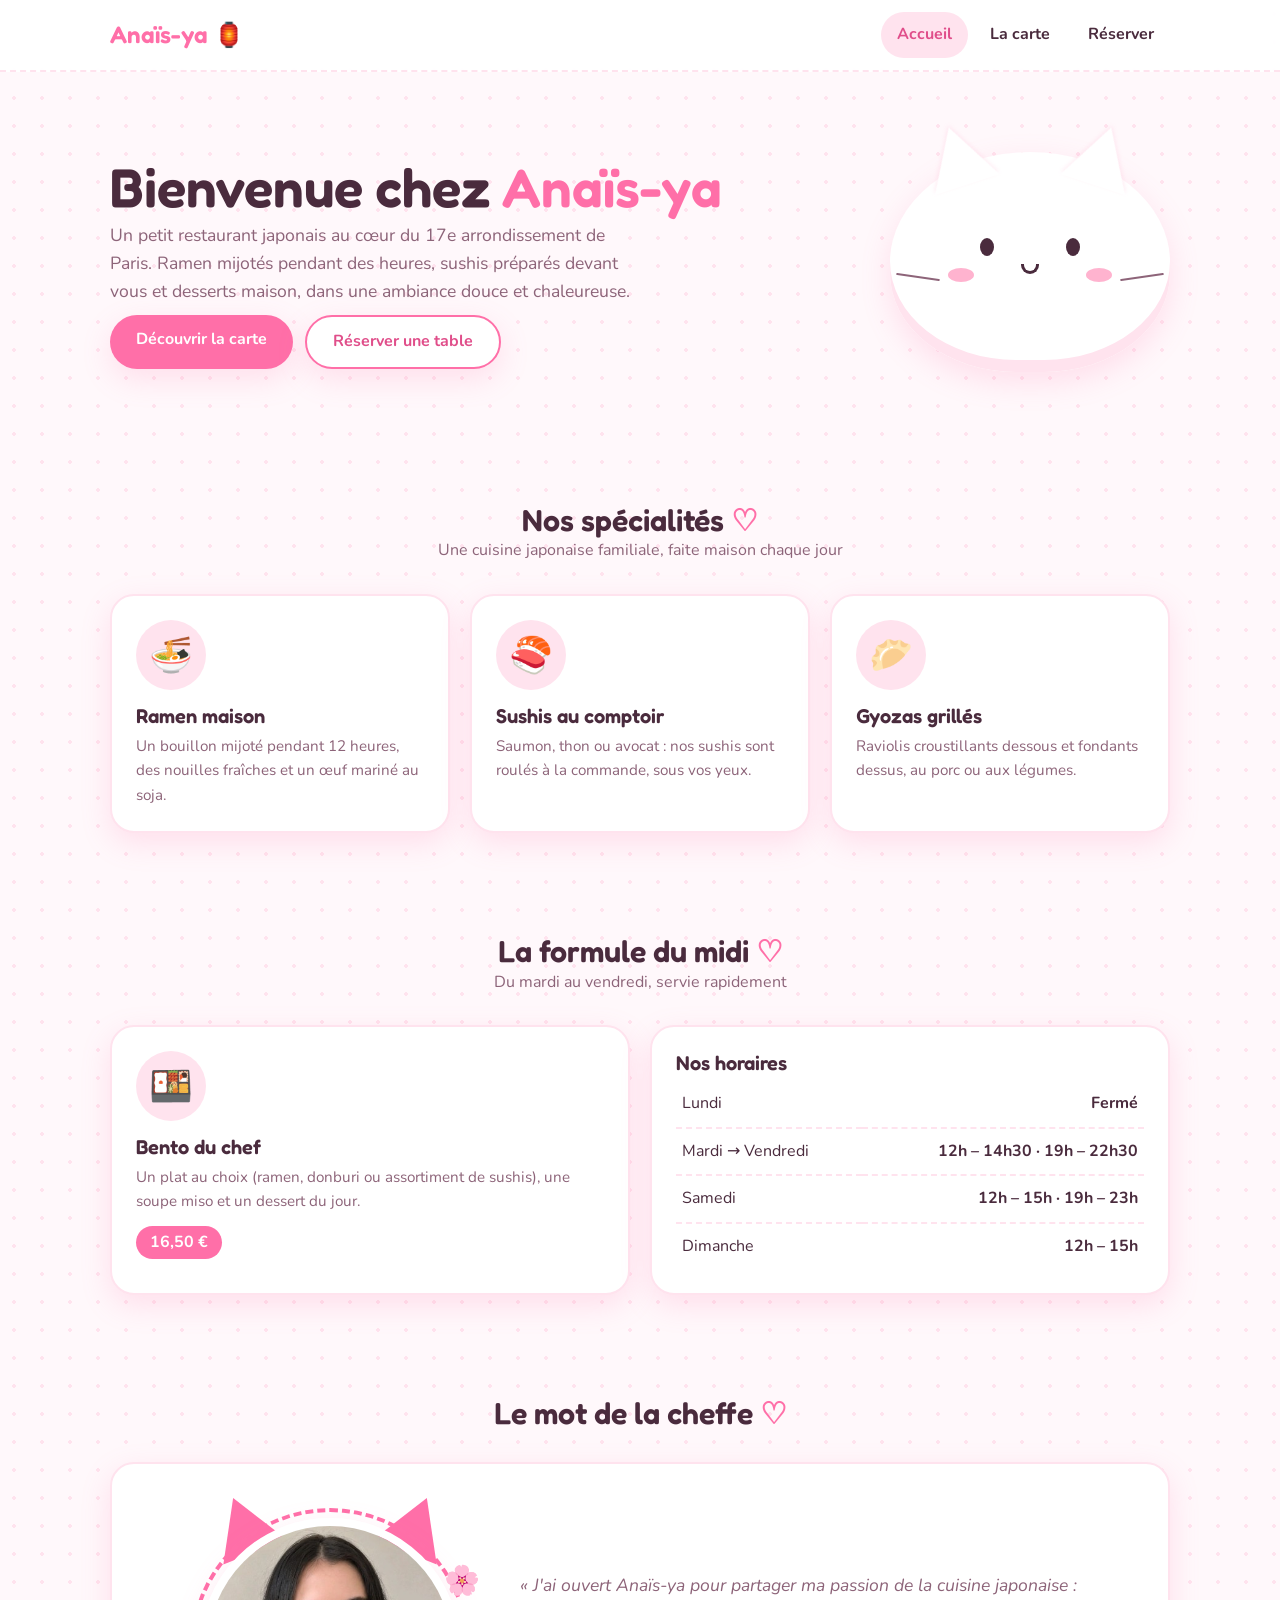
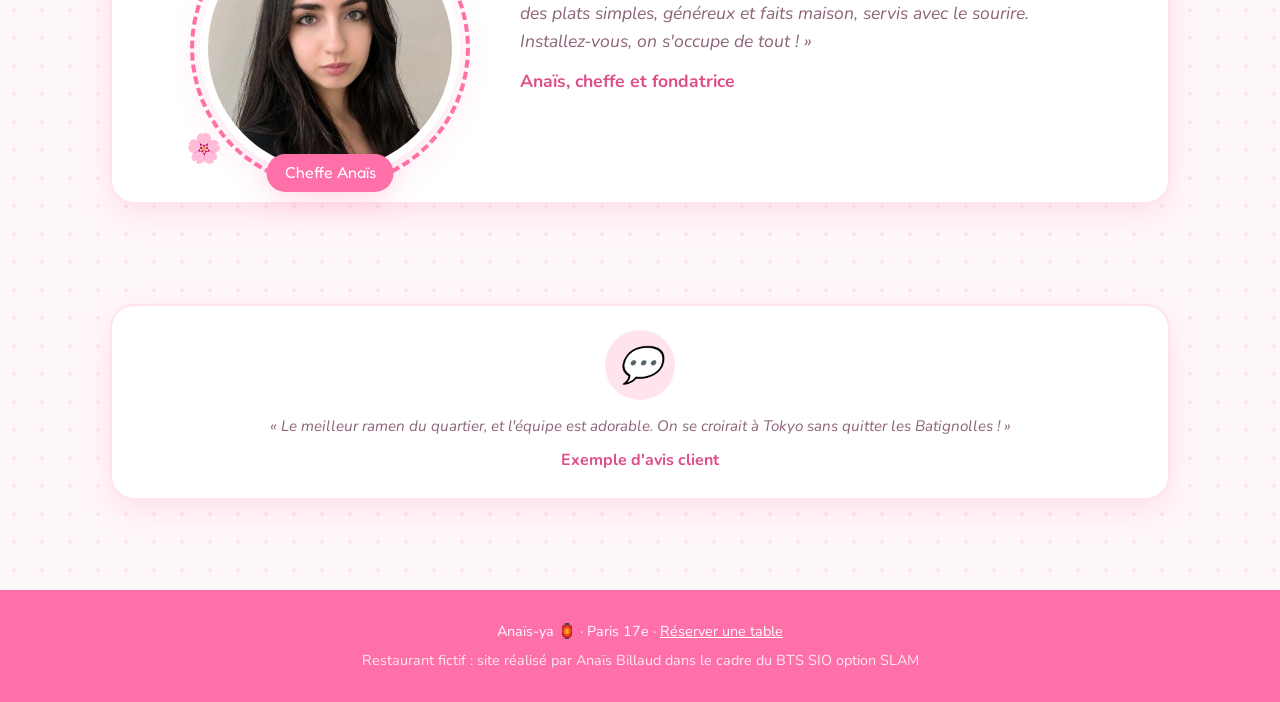
<file: index.html>
<!DOCTYPE html>
<html lang="fr">
<head>
  <meta charset="UTF-8">
  <meta name="viewport" content="width=device-width, initial-scale=1.0">
  <meta name="description" content="Anaïs-ya, restaurant japonais fictif dans le 17e arrondissement de Paris : ramen, sushis, gyozas et desserts maison.">
  <title>Anaïs-ya · Restaurant japonais · Paris 17e</title>
  <link rel="preconnect" href="https://fonts.googleapis.com">
  <link rel="preconnect" href="https://fonts.gstatic.com" crossorigin>
  <link href="https://fonts.googleapis.com/css2?family=Fredoka:wght@600&family=Nunito:wght@400;700&display=swap" rel="stylesheet">
  <link rel="stylesheet" href="css/style.css">
</head>
<body>

  <header class="entete">
    <div class="conteneur">
      <a href="index.html" class="logo">Anaïs-ya <span class="lanterne">🏮</span></a>
      <input type="checkbox" id="burger-toggle" aria-label="Ouvrir le menu">
      <label for="burger-toggle" class="burger" aria-hidden="true">☰</label>
      <ul class="navigation">
        <li><a href="index.html" class="actif">Accueil</a></li>
        <li><a href="carte.html">La carte</a></li>
        <li><a href="contact.html">Réserver</a></li>
      </ul>
    </div>
  </header>

  <main>
    <section class="bandeau">
      <div class="conteneur">
        <div>
          <h1>Bienvenue chez <span>Anaïs-ya</span></h1>
          <p>Un petit restaurant japonais au cœur du 17e arrondissement de Paris. Ramen mijotés pendant des heures, sushis préparés devant vous et desserts maison, dans une ambiance douce et chaleureuse.</p>
          <div class="boutons">
            <a href="carte.html" class="bouton">Découvrir la carte</a>
            <a href="contact.html" class="bouton secondaire">Réserver une table</a>
          </div>
        </div>
        <div class="mochi" aria-hidden="true">
          <span class="oeil gauche"></span><span class="oeil droit"></span>
          <span class="joue gauche"></span><span class="joue droite"></span>
          <span class="moustache gauche"></span><span class="moustache droite"></span>
          <span class="bouche"></span>
        </div>
      </div>
    </section>

    <section class="section">
      <div class="conteneur">
        <div class="section-titre">
          <h2>Nos spécialités</h2>
          <p>Une cuisine japonaise familiale, faite maison chaque jour</p>
        </div>
        <div class="grille">
          <article class="carte">
            <div class="emoji">🍜</div>
            <h3>Ramen maison</h3>
            <p>Un bouillon mijoté pendant 12 heures, des nouilles fraîches et un œuf mariné au soja.</p>
          </article>
          <article class="carte">
            <div class="emoji">🍣</div>
            <h3>Sushis au comptoir</h3>
            <p>Saumon, thon ou avocat : nos sushis sont roulés à la commande, sous vos yeux.</p>
          </article>
          <article class="carte">
            <div class="emoji">🥟</div>
            <h3>Gyozas grillés</h3>
            <p>Raviolis croustillants dessous et fondants dessus, au porc ou aux légumes.</p>
          </article>
        </div>
      </div>
    </section>

    <section class="section">
      <div class="conteneur">
        <div class="section-titre">
          <h2>La formule du midi</h2>
          <p>Du mardi au vendredi, servie rapidement</p>
        </div>
        <div class="grille deux">
          <article class="carte">
            <div class="emoji">🍱</div>
            <h3>Bento du chef</h3>
            <p>Un plat au choix (ramen, donburi ou assortiment de sushis), une soupe miso et un dessert du jour.</p>
            <span class="prix">16,50 €</span>
          </article>
          <article class="carte">
            <h3>Nos horaires</h3>
            <table class="horaires">
              <tr><td>Lundi</td><td>Fermé</td></tr>
              <tr><td>Mardi → Vendredi</td><td>12h – 14h30 · 19h – 22h30</td></tr>
              <tr><td>Samedi</td><td>12h – 15h · 19h – 23h</td></tr>
              <tr><td>Dimanche</td><td>12h – 15h</td></tr>
            </table>
          </article>
        </div>
      </div>
    </section>

    <section class="section">
      <div class="conteneur">
        <div class="section-titre">
          <h2>Le mot de la cheffe</h2>
        </div>
        <div class="carte cheffe">
          <div class="cadre-photo">
            <img src="images/anais.jpg" alt="Anaïs, la cheffe du restaurant">
            <span class="fleur f1" aria-hidden="true">🌸</span>
            <span class="fleur f2" aria-hidden="true">🌸</span>
            <span class="badge-cheffe">Cheffe Anaïs</span>
          </div>
          <blockquote>
            « J'ai ouvert Anaïs-ya pour partager ma passion de la cuisine japonaise : des plats simples, généreux et faits maison, servis avec le sourire. Installez-vous, on s'occupe de tout ! »
            <strong>Anaïs, cheffe et fondatrice</strong>
          </blockquote>
        </div>
      </div>
    </section>

    <section class="section">
      <div class="conteneur">
        <article class="carte avis">
          <div class="emoji" style="margin:0 auto 14px">💬</div>
          <p>« Le meilleur ramen du quartier, et l'équipe est adorable. On se croirait à Tokyo sans quitter les Batignolles ! »</p>
          <strong>Exemple d'avis client</strong>
        </article>
      </div>
    </section>
  </main>

  <footer class="pied">
    <div class="conteneur">
      <p>Anaïs-ya 🏮 · Paris 17e · <a href="contact.html">Réserver une table</a></p>
      <p class="mention">Restaurant fictif : site réalisé par Anaïs Billaud dans le cadre du BTS SIO option SLAM</p>
    </div>
  </footer>

</body>
</html>
</file>
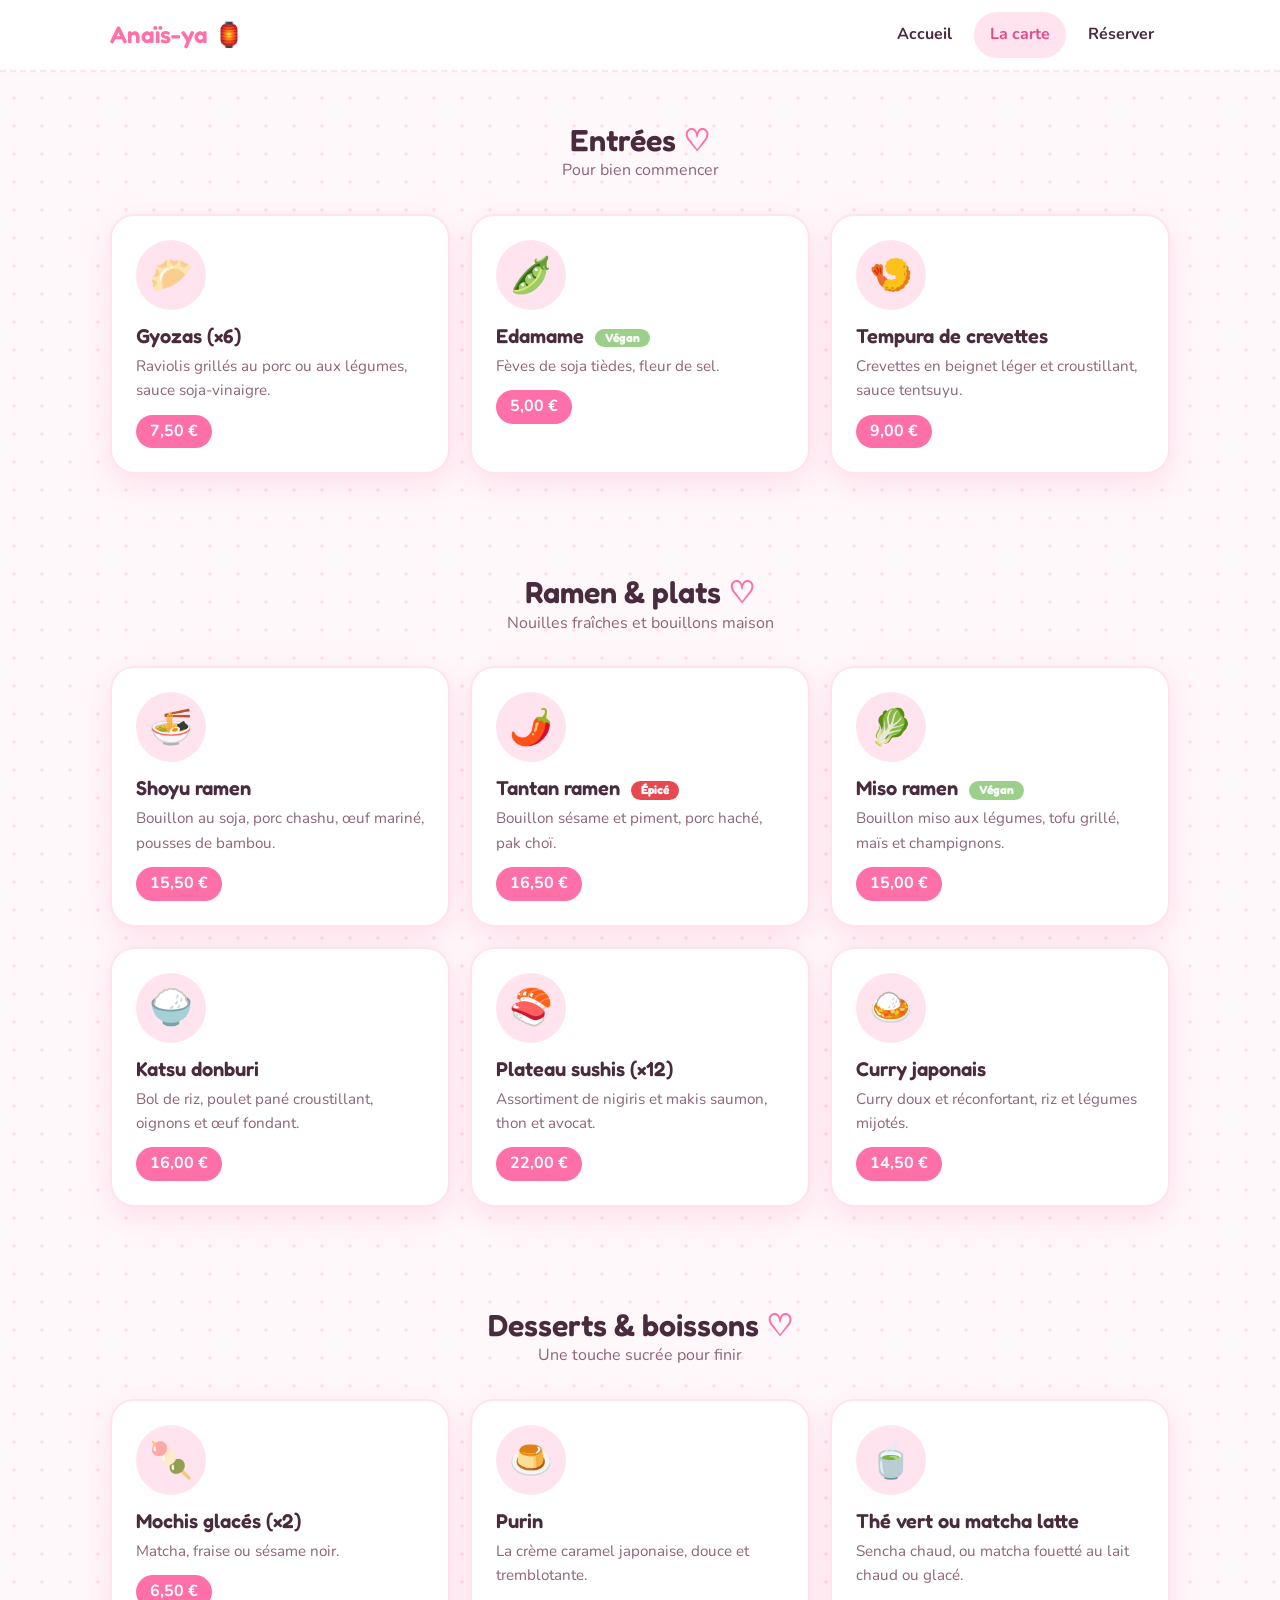
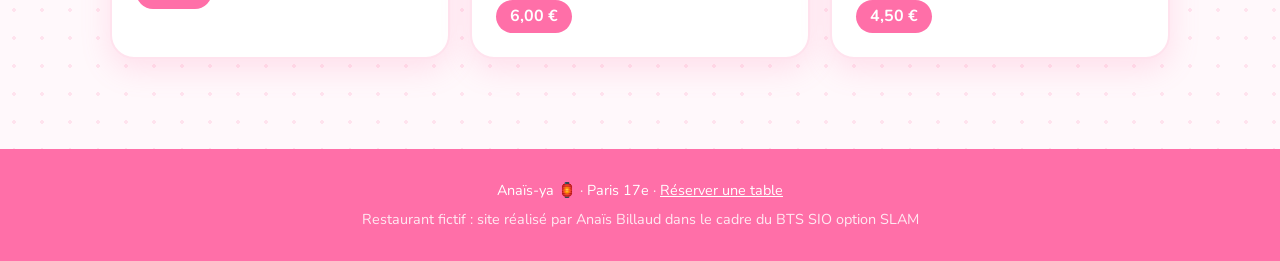
<file: carte.html>
<!DOCTYPE html>
<html lang="fr">
<head>
  <meta charset="UTF-8">
  <meta name="viewport" content="width=device-width, initial-scale=1.0">
  <meta name="description" content="La carte d'Anaïs-ya : ramen, sushis, entrées et desserts japonais.">
  <title>Anaïs-ya · La carte</title>
  <link rel="preconnect" href="https://fonts.googleapis.com">
  <link rel="preconnect" href="https://fonts.gstatic.com" crossorigin>
  <link href="https://fonts.googleapis.com/css2?family=Fredoka:wght@600&family=Nunito:wght@400;700&display=swap" rel="stylesheet">
  <link rel="stylesheet" href="css/style.css">
</head>
<body>

  <header class="entete">
    <div class="conteneur">
      <a href="index.html" class="logo">Anaïs-ya <span class="lanterne">🏮</span></a>
      <input type="checkbox" id="burger-toggle" aria-label="Ouvrir le menu">
      <label for="burger-toggle" class="burger" aria-hidden="true">☰</label>
      <ul class="navigation">
        <li><a href="index.html">Accueil</a></li>
        <li><a href="carte.html" class="actif">La carte</a></li>
        <li><a href="contact.html">Réserver</a></li>
      </ul>
    </div>
  </header>

  <main>
    <section class="section">
      <div class="conteneur">
        <div class="section-titre">
          <h2>Entrées</h2>
          <p>Pour bien commencer</p>
        </div>
        <div class="grille">
          <article class="carte">
            <div class="emoji">🥟</div>
            <h3>Gyozas (×6)</h3>
            <p>Raviolis grillés au porc ou aux légumes, sauce soja-vinaigre.</p>
            <span class="prix">7,50 €</span>
          </article>
          <article class="carte">
            <div class="emoji">🫛</div>
            <h3>Edamame <span class="etiquette">Végan</span></h3>
            <p>Fèves de soja tièdes, fleur de sel.</p>
            <span class="prix">5,00 €</span>
          </article>
          <article class="carte">
            <div class="emoji">🍤</div>
            <h3>Tempura de crevettes</h3>
            <p>Crevettes en beignet léger et croustillant, sauce tentsuyu.</p>
            <span class="prix">9,00 €</span>
          </article>
        </div>
      </div>
    </section>

    <section class="section">
      <div class="conteneur">
        <div class="section-titre">
          <h2>Ramen &amp; plats</h2>
          <p>Nouilles fraîches et bouillons maison</p>
        </div>
        <div class="grille">
          <article class="carte">
            <div class="emoji">🍜</div>
            <h3>Shoyu ramen</h3>
            <p>Bouillon au soja, porc chashu, œuf mariné, pousses de bambou.</p>
            <span class="prix">15,50 €</span>
          </article>
          <article class="carte">
            <div class="emoji">🌶️</div>
            <h3>Tantan ramen <span class="etiquette epice">Épicé</span></h3>
            <p>Bouillon sésame et piment, porc haché, pak choï.</p>
            <span class="prix">16,50 €</span>
          </article>
          <article class="carte">
            <div class="emoji">🥬</div>
            <h3>Miso ramen <span class="etiquette">Végan</span></h3>
            <p>Bouillon miso aux légumes, tofu grillé, maïs et champignons.</p>
            <span class="prix">15,00 €</span>
          </article>
          <article class="carte">
            <div class="emoji">🍚</div>
            <h3>Katsu donburi</h3>
            <p>Bol de riz, poulet pané croustillant, oignons et œuf fondant.</p>
            <span class="prix">16,00 €</span>
          </article>
          <article class="carte">
            <div class="emoji">🍣</div>
            <h3>Plateau sushis (×12)</h3>
            <p>Assortiment de nigiris et makis saumon, thon et avocat.</p>
            <span class="prix">22,00 €</span>
          </article>
          <article class="carte">
            <div class="emoji">🍛</div>
            <h3>Curry japonais</h3>
            <p>Curry doux et réconfortant, riz et légumes mijotés.</p>
            <span class="prix">14,50 €</span>
          </article>
        </div>
      </div>
    </section>

    <section class="section">
      <div class="conteneur">
        <div class="section-titre">
          <h2>Desserts &amp; boissons</h2>
          <p>Une touche sucrée pour finir</p>
        </div>
        <div class="grille">
          <article class="carte">
            <div class="emoji">🍡</div>
            <h3>Mochis glacés (×2)</h3>
            <p>Matcha, fraise ou sésame noir.</p>
            <span class="prix">6,50 €</span>
          </article>
          <article class="carte">
            <div class="emoji">🍮</div>
            <h3>Purin</h3>
            <p>La crème caramel japonaise, douce et tremblotante.</p>
            <span class="prix">6,00 €</span>
          </article>
          <article class="carte">
            <div class="emoji">🍵</div>
            <h3>Thé vert ou matcha latte</h3>
            <p>Sencha chaud, ou matcha fouetté au lait chaud ou glacé.</p>
            <span class="prix">4,50 €</span>
          </article>
        </div>
      </div>
    </section>
  </main>

  <footer class="pied">
    <div class="conteneur">
      <p>Anaïs-ya 🏮 · Paris 17e · <a href="contact.html">Réserver une table</a></p>
      <p class="mention">Restaurant fictif : site réalisé par Anaïs Billaud dans le cadre du BTS SIO option SLAM</p>
    </div>
  </footer>

</body>
</html>
</file>
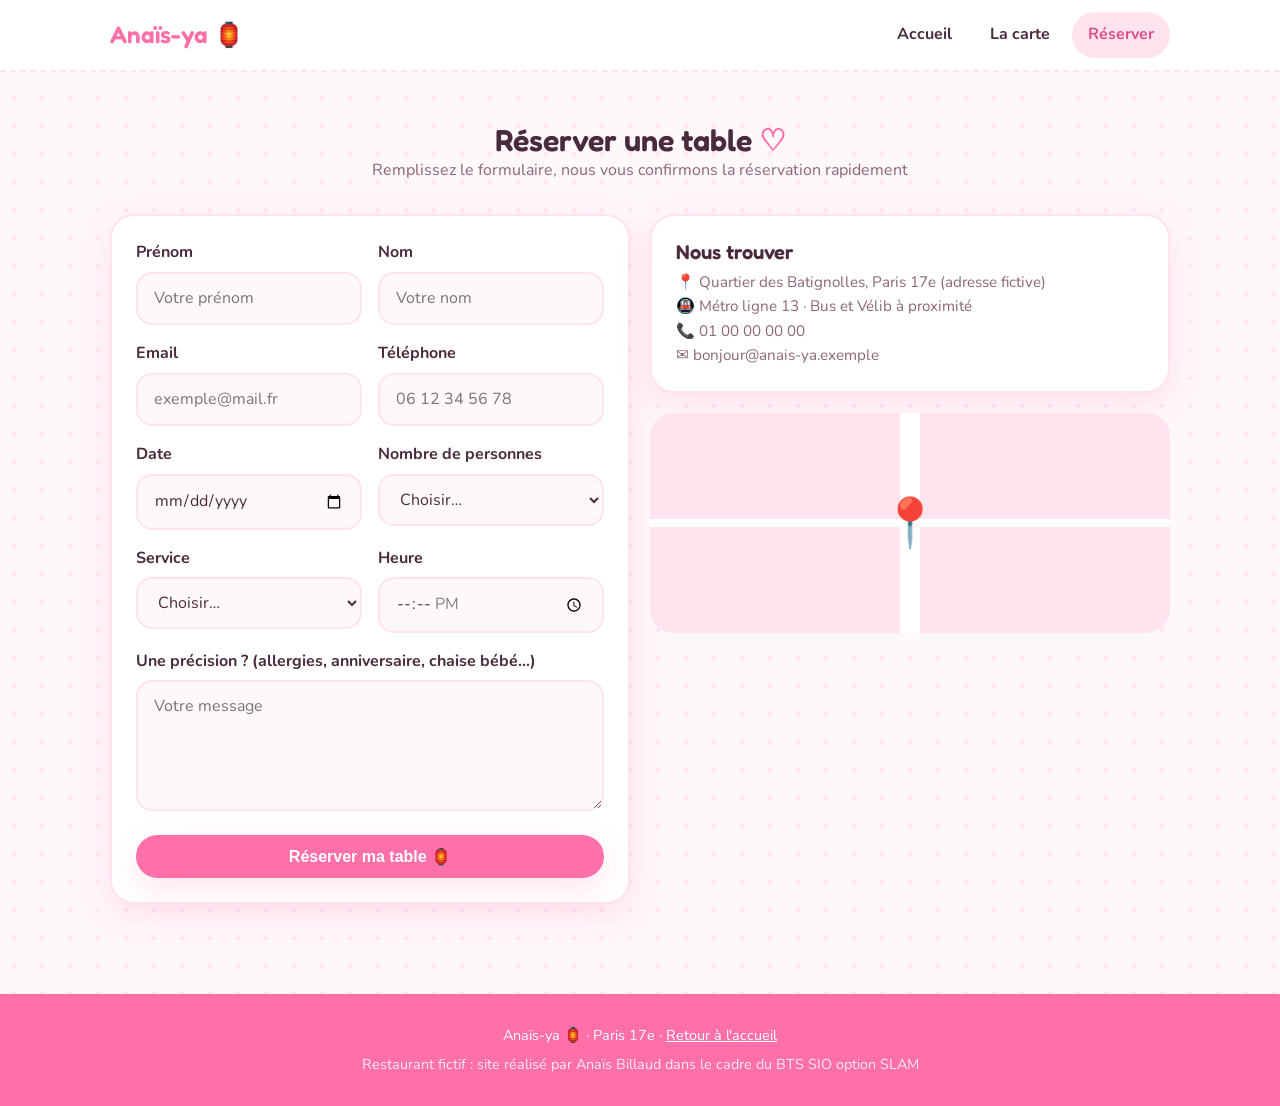
<file: contact.html>
<!DOCTYPE html>
<html lang="fr">
<head>
  <meta charset="UTF-8">
  <meta name="viewport" content="width=device-width, initial-scale=1.0">
  <meta name="description" content="Réserver une table chez Anaïs-ya, restaurant japonais fictif à Paris 17e.">
  <title>Anaïs-ya · Réserver</title>
  <link rel="preconnect" href="https://fonts.googleapis.com">
  <link rel="preconnect" href="https://fonts.gstatic.com" crossorigin>
  <link href="https://fonts.googleapis.com/css2?family=Fredoka:wght@600&family=Nunito:wght@400;700&display=swap" rel="stylesheet">
  <link rel="stylesheet" href="css/style.css">
</head>
<body>

  <header class="entete">
    <div class="conteneur">
      <a href="index.html" class="logo">Anaïs-ya <span class="lanterne">🏮</span></a>
      <input type="checkbox" id="burger-toggle" aria-label="Ouvrir le menu">
      <label for="burger-toggle" class="burger" aria-hidden="true">☰</label>
      <ul class="navigation">
        <li><a href="index.html">Accueil</a></li>
        <li><a href="carte.html">La carte</a></li>
        <li><a href="contact.html" class="actif">Réserver</a></li>
      </ul>
    </div>
  </header>

  <main>
    <section class="section">
      <div class="conteneur">
        <div class="section-titre">
          <h2>Réserver une table</h2>
          <p>Remplissez le formulaire, nous vous confirmons la réservation rapidement</p>
        </div>

        <div class="grille deux">
          <!-- Formulaire : la validation est faite par HTML5 (required, type, min, max, pattern) -->
          <form class="carte formulaire" action="#" method="post">
            <div class="double">
              <div class="champ">
                <label for="prenom">Prénom</label>
                <input type="text" id="prenom" name="prenom" placeholder="Votre prénom" required minlength="2">
              </div>
              <div class="champ">
                <label for="nom">Nom</label>
                <input type="text" id="nom" name="nom" placeholder="Votre nom" required minlength="2">
              </div>
            </div>

            <div class="double">
              <div class="champ">
                <label for="email">Email</label>
                <input type="email" id="email" name="email" placeholder="exemple@mail.fr" required>
              </div>
              <div class="champ">
                <label for="telephone">Téléphone</label>
                <input type="tel" id="telephone" name="telephone" placeholder="06 12 34 56 78"
                       pattern="0[1-9]( ?[0-9]{2}){4}" title="Format : 06 12 34 56 78">
              </div>
            </div>

            <div class="double">
              <div class="champ">
                <label for="date">Date</label>
                <input type="date" id="date" name="date" required>
              </div>
              <div class="champ">
                <label for="personnes">Nombre de personnes</label>
                <select id="personnes" name="personnes" required>
                  <option value="">Choisir…</option>
                  <option>1</option><option>2</option><option>3</option><option>4</option>
                  <option>5</option><option>6</option><option>7</option><option>8</option>
                </select>
              </div>
            </div>

            <div class="double">
              <div class="champ">
                <label for="service">Service</label>
                <select id="service" name="service" required>
                  <option value="">Choisir…</option>
                  <option>Midi</option>
                  <option>Soir</option>
                </select>
              </div>
              <div class="champ">
                <label for="heure">Heure</label>
                <input type="time" id="heure" name="heure" min="12:00" max="22:30" step="900" required>
              </div>
            </div>

            <div class="champ">
              <label for="message">Une précision ? (allergies, anniversaire, chaise bébé…)</label>
              <textarea id="message" name="message" rows="4" placeholder="Votre message"></textarea>
            </div>

            <button type="submit" class="bouton">Réserver ma table 🏮</button>
          </form>

          <div>
            <article class="carte" style="margin-bottom:20px">
              <h3>Nous trouver</h3>
              <p>📍 Quartier des Batignolles, Paris 17e (adresse fictive)<br>🚇 Métro ligne 13 · Bus et Vélib à proximité<br>📞 01 00 00 00 00<br>✉️ bonjour@anais-ya.exemple</p>
            </article>
            <div class="carte-map" aria-label="Plan d'accès illustratif">📍</div>
          </div>
        </div>
      </div>
    </section>
  </main>

  <footer class="pied">
    <div class="conteneur">
      <p>Anaïs-ya 🏮 · Paris 17e · <a href="index.html">Retour à l'accueil</a></p>
      <p class="mention">Restaurant fictif : site réalisé par Anaïs Billaud dans le cadre du BTS SIO option SLAM</p>
    </div>
  </footer>

</body>
</html>
</file>
<file: css/style.css>
/* =========================================================
   Anaïs-ya — feuille de style commune aux 3 pages
   Auteur : Anaïs Billaud - BTS SIO option SLAM
   Approche "mobile first" : styles de base pour téléphone,
   puis media queries pour tablette (≥ 700px) et ordinateur (≥ 1024px)
   ========================================================= */

/* ---------- 1. Variables (couleurs, arrondis, ombres) ---------- */
:root {
  --rose: #ff6fa8;
  --rose-fonce: #e04e8a;
  --rose-clair: #ffe3ee;
  --creme: #fff8fb;
  --blanc: #ffffff;
  --matcha: #9ccf8a;
  --vermillon: #e8484f;
  --texte: #4a2b3d;
  --texte-doux: #8d6479;
  --arrondi: 24px;
  --ombre: 0 10px 30px rgba(255, 111, 168, 0.18);
}

/* ---------- 2. Base ---------- */
* { box-sizing: border-box; margin: 0; padding: 0; }

body {
  font-family: "Nunito", system-ui, sans-serif;
  color: var(--texte);
  background-color: var(--creme);
  /* petits pois en fond, uniquement en CSS */
  background-image: radial-gradient(var(--rose-clair) 2px, transparent 2px);
  background-size: 28px 28px;
  line-height: 1.6;
}

h1, h2, h3, .logo { font-family: "Fredoka", sans-serif; font-weight: 600; line-height: 1.2; }
img { max-width: 100%; display: block; }
a { color: var(--rose-fonce); }

.conteneur { width: 100%; max-width: 1100px; margin: 0 auto; padding: 0 20px; }

.bouton {
  display: inline-block;
  padding: 12px 26px;
  border-radius: 999px;
  background: var(--rose);
  color: var(--blanc);
  font-weight: 700;
  text-decoration: none;
  border: none;
  cursor: pointer;
  font-size: 1rem;
  box-shadow: var(--ombre);
  transition: transform 0.2s, background 0.2s;
}
.bouton:hover { transform: translateY(-3px); background: var(--rose-fonce); }
.bouton.secondaire { background: var(--blanc); color: var(--rose-fonce); border: 2px solid var(--rose); }

/* ---------- 3. En-tête et navigation ---------- */
.entete {
  position: sticky;
  top: 0;
  z-index: 10;
  background: rgba(255, 255, 255, 0.92);
  backdrop-filter: blur(8px);
  border-bottom: 2px dashed var(--rose-clair);
}
.entete .conteneur { display: flex; align-items: center; justify-content: space-between; height: 70px; }
.logo { font-size: 1.5rem; color: var(--rose); text-decoration: none; }

/* Menu burger 100% CSS : une case à cocher cachée ouvre/ferme le menu */
#burger-toggle { display: none; }
.burger { font-size: 1.8rem; cursor: pointer; color: var(--rose); user-select: none; }

.navigation {
  display: none;               /* caché sur mobile par défaut */
  position: absolute;
  top: 70px; left: 0; right: 0;
  background: var(--blanc);
  flex-direction: column;
  padding: 10px 20px 20px;
  box-shadow: var(--ombre);
  list-style: none;
}
#burger-toggle:checked ~ .navigation { display: flex; }   /* case cochée = menu visible */

.navigation a {
  display: block;
  padding: 10px 16px;
  border-radius: 999px;
  text-decoration: none;
  color: var(--texte);
  font-weight: 700;
}
.navigation a:hover, .navigation a.actif { background: var(--rose-clair); color: var(--rose-fonce); }

/* ---------- 4. Bandeau d'accueil ---------- */
.bandeau { padding: 50px 0; text-align: center; }
.bandeau .conteneur { display: flex; flex-direction: column; align-items: center; gap: 30px; }
.bandeau h1 { font-size: 2.2rem; }
.bandeau h1 span { color: var(--rose); }
.bandeau p { color: var(--texte-doux); font-size: 1.1rem; max-width: 520px; }
.boutons { display: flex; flex-wrap: wrap; gap: 12px; justify-content: center; margin-top: 10px; }

/* Mascotte : chat (neko) dessiné uniquement en CSS */
.mochi::before, .mochi::after {           /* les deux oreilles */
  content: "";
  position: absolute;
  top: -18px;
  width: 0; height: 0;
  border-left: 26px solid transparent;
  border-right: 26px solid transparent;
  border-bottom: 46px solid var(--blanc);
  filter: drop-shadow(0 -2px 2px rgba(255, 111, 168, 0.15));
}
.mochi::before { left: 22px; transform: rotate(-18deg); }
.mochi::after { right: 22px; transform: rotate(18deg); }
.mochi .moustache {
  position: absolute; top: 92px;
  width: 34px; height: 2px;
  background: var(--texte-doux);
  border-radius: 2px;
}
.mochi .moustache.gauche { left: 6px; transform: rotate(8deg); }
.mochi .moustache.droite { right: 6px; transform: rotate(-8deg); }
.lanterne { display: inline-block; color: var(--vermillon); }
.mochi {
  position: relative;
  width: 200px; height: 160px;
  background: var(--blanc);
  border-radius: 50% 50% 45% 45%;
  box-shadow: var(--ombre), inset 0 -12px 0 var(--rose-clair);
  animation: rebond 2.5s ease-in-out infinite;
}
.mochi .oeil {
  position: absolute; top: 62px;
  width: 14px; height: 18px;
  background: var(--texte);
  border-radius: 50%;
}
.mochi .oeil.gauche { left: 62px; }
.mochi .oeil.droit { right: 62px; }
.mochi .joue {
  position: absolute; top: 86px;
  width: 26px; height: 14px;
  background: #ffb3cf;
  border-radius: 50%;
}
.mochi .joue.gauche { left: 40px; }
.mochi .joue.droite { right: 40px; }
.mochi .bouche {
  position: absolute; top: 84px; left: 50%;
  width: 18px; height: 10px;
  margin-left: -9px;
  border: 3px solid var(--texte);
  border-top: none;
  border-radius: 0 0 20px 20px;
}
@keyframes rebond { 50% { transform: translateY(-12px) scale(1.03, 0.97); } }

/* ---------- 5. Sections et cartes ---------- */
.section { padding: 50px 0; }
.section-titre { text-align: center; margin-bottom: 30px; }
.section-titre h2 { font-size: 1.9rem; }
.section-titre h2::after { content: " ♡"; color: var(--rose); }
.section-titre p { color: var(--texte-doux); }

.grille { display: grid; grid-template-columns: 1fr; gap: 20px; }

.carte {
  background: var(--blanc);
  border-radius: var(--arrondi);
  padding: 24px;
  box-shadow: var(--ombre);
  border: 2px solid var(--rose-clair);
  transition: transform 0.2s;
}
.carte:hover { transform: translateY(-5px) rotate(-0.5deg); }
.carte .emoji {
  width: 70px; height: 70px;
  border-radius: 50%;
  background: var(--rose-clair);
  display: grid; place-items: center;
  font-size: 2.2rem;
  margin-bottom: 14px;
}
.carte h3 { font-size: 1.25rem; margin-bottom: 6px; }
.carte p { color: var(--texte-doux); font-size: 0.95rem; }
.prix {
  display: inline-block;
  margin-top: 12px;
  padding: 4px 14px;
  border-radius: 999px;
  background: var(--rose);
  color: var(--blanc);
  font-weight: 700;
}
.etiquette {
  display: inline-block;
  margin-left: 6px;
  padding: 2px 10px;
  border-radius: 999px;
  background: var(--matcha);
  color: var(--blanc);
  font-size: 0.75rem;
  font-weight: 700;
  vertical-align: middle;
}
.etiquette.epice { background: var(--vermillon); }

/* Tableau des horaires */
.horaires { width: 100%; border-collapse: collapse; }
.horaires td { padding: 10px 6px; border-bottom: 2px dashed var(--rose-clair); }
.horaires td:last-child { text-align: right; font-weight: 700; }
.horaires tr:last-child td { border-bottom: none; }

/* Citation / avis */
.avis { text-align: center; font-style: italic; }
.avis strong { display: block; margin-top: 10px; font-style: normal; color: var(--rose-fonce); }

/* ---------- 6. Formulaire de contact ---------- */
.formulaire { display: grid; gap: 16px; }
.champ label { display: block; font-weight: 700; margin-bottom: 6px; }
.champ input, .champ select, .champ textarea {
  width: 100%;
  padding: 12px 16px;
  border: 2px solid var(--rose-clair);
  border-radius: 16px;
  font: inherit;
  color: var(--texte);
  background: var(--creme);
  transition: border-color 0.2s;
}
.champ input:focus, .champ select:focus, .champ textarea:focus { outline: none; border-color: var(--rose); }
/* Champ invalide (validation HTML5) : bordure rouge après saisie */
.champ input[placeholder]:not(:placeholder-shown):invalid { border-color: #e5484d; }
.formulaire .double { display: grid; gap: 16px; }

.carte-map {
  height: 220px;
  border-radius: var(--arrondi);
  background:
    linear-gradient(90deg, transparent 48%, var(--blanc) 48%, var(--blanc) 52%, transparent 52%),
    linear-gradient(0deg, transparent 48%, var(--blanc) 48%, var(--blanc) 52%, transparent 52%),
    var(--rose-clair);
  display: grid; place-items: center;
  font-size: 3rem;
}

/* ---------- 7. Pied de page ---------- */
.pied {
  margin-top: 40px;
  padding: 30px 0;
  background: var(--rose);
  color: var(--blanc);
  text-align: center;
  font-size: 0.9rem;
}
.pied a { color: var(--blanc); }
.pied .mention { opacity: 0.85; margin-top: 6px; }

/* =========================================================
   8. Responsive — TABLETTE (à partir de 700px)
   ========================================================= */
@media (min-width: 700px) {
  .grille { grid-template-columns: repeat(2, 1fr); }
  .bandeau h1 { font-size: 2.8rem; }
  .formulaire .double { display: grid; grid-template-columns: 1fr 1fr; gap: 16px; }
}

/* =========================================================
   9. Responsive — ORDINATEUR (à partir de 1024px)
   ========================================================= */
@media (min-width: 1024px) {
  /* le burger disparaît, le menu s'affiche en ligne */
  .burger { display: none; }
  .navigation {
    display: flex;
    position: static;
    flex-direction: row;
    gap: 6px;
    padding: 0;
    box-shadow: none;
    background: none;
  }

  .bandeau { padding: 80px 0; text-align: left; }
  .bandeau .conteneur { flex-direction: row; justify-content: space-between; }
  .bandeau .boutons { justify-content: flex-start; }
  .bandeau h1 { font-size: 3.4rem; }
  .mochi { width: 280px; height: 220px; flex-shrink: 0; }
  .mochi .oeil { top: 86px; }
  .mochi .oeil.gauche { left: 90px; }
  .mochi .oeil.droit { right: 90px; }
  .mochi .joue { top: 116px; }
  .mochi .joue.gauche { left: 58px; }
  .mochi .joue.droite { right: 58px; }
  .mochi .bouche { top: 112px; }
  .mochi .moustache { top: 124px; width: 44px; }
  .mochi::before { left: 34px; border-left-width: 34px; border-right-width: 34px; border-bottom-width: 60px; top: -26px; }
  .mochi::after { right: 34px; border-left-width: 34px; border-right-width: 34px; border-bottom-width: 60px; top: -26px; }

  .grille { grid-template-columns: repeat(3, 1fr); }
  .grille.deux { grid-template-columns: repeat(2, 1fr); }
}

/* Accessibilité : moins d'animations si l'utilisateur le demande */
@media (prefers-reduced-motion: reduce) {
  * { animation: none !important; transition: none !important; }
}

/* ---------- 10. Section "Le mot de la cheffe" ---------- */
.cheffe { display: flex; flex-direction: column; align-items: center; gap: 30px; text-align: center; }
.cadre-photo { position: relative; width: 220px; height: 220px; flex-shrink: 0; margin-top: 30px; }
.cadre-photo img {
  width: 100%; height: 100%;
  object-fit: cover;
  border-radius: 50%;
  border: 8px solid var(--blanc);
  outline: 4px dashed var(--rose);
  outline-offset: 6px;
  box-shadow: var(--ombre);
  position: relative;
  z-index: 1;
}
/* oreilles de chat posées sur le cadre */
.cadre-photo::before, .cadre-photo::after {
  content: "";
  position: absolute;
  top: -22px;
  width: 0; height: 0;
  border-left: 34px solid transparent;
  border-right: 34px solid transparent;
  border-bottom: 58px solid var(--rose);
  z-index: 0;
}
.cadre-photo::before { left: 10px; transform: rotate(-22deg); }
.cadre-photo::after { right: 10px; transform: rotate(22deg); }
.cadre-photo .fleur { position: absolute; font-size: 1.8rem; z-index: 2; animation: rebond 3s ease-in-out infinite; }
.cadre-photo .fleur.f1 { bottom: 6px; left: -14px; }
.cadre-photo .fleur.f2 { top: 40px; right: -20px; animation-delay: 1s; }
.badge-cheffe {
  position: absolute; bottom: -14px; left: 50%;
  transform: translateX(-50%);
  z-index: 2;
  white-space: nowrap;
  background: var(--rose);
  color: var(--blanc);
  font-family: "Fredoka", sans-serif;
  padding: 6px 18px;
  border-radius: 999px;
  box-shadow: var(--ombre);
}
.cheffe blockquote { font-size: 1.1rem; color: var(--texte-doux); font-style: italic; max-width: 560px; }
.cheffe blockquote strong { display: block; margin-top: 12px; font-style: normal; color: var(--rose-fonce); }

@media (min-width: 1024px) {
  .cheffe { flex-direction: row; text-align: left; justify-content: center; gap: 60px; }
  .cadre-photo { width: 260px; height: 260px; }
}
</file>
